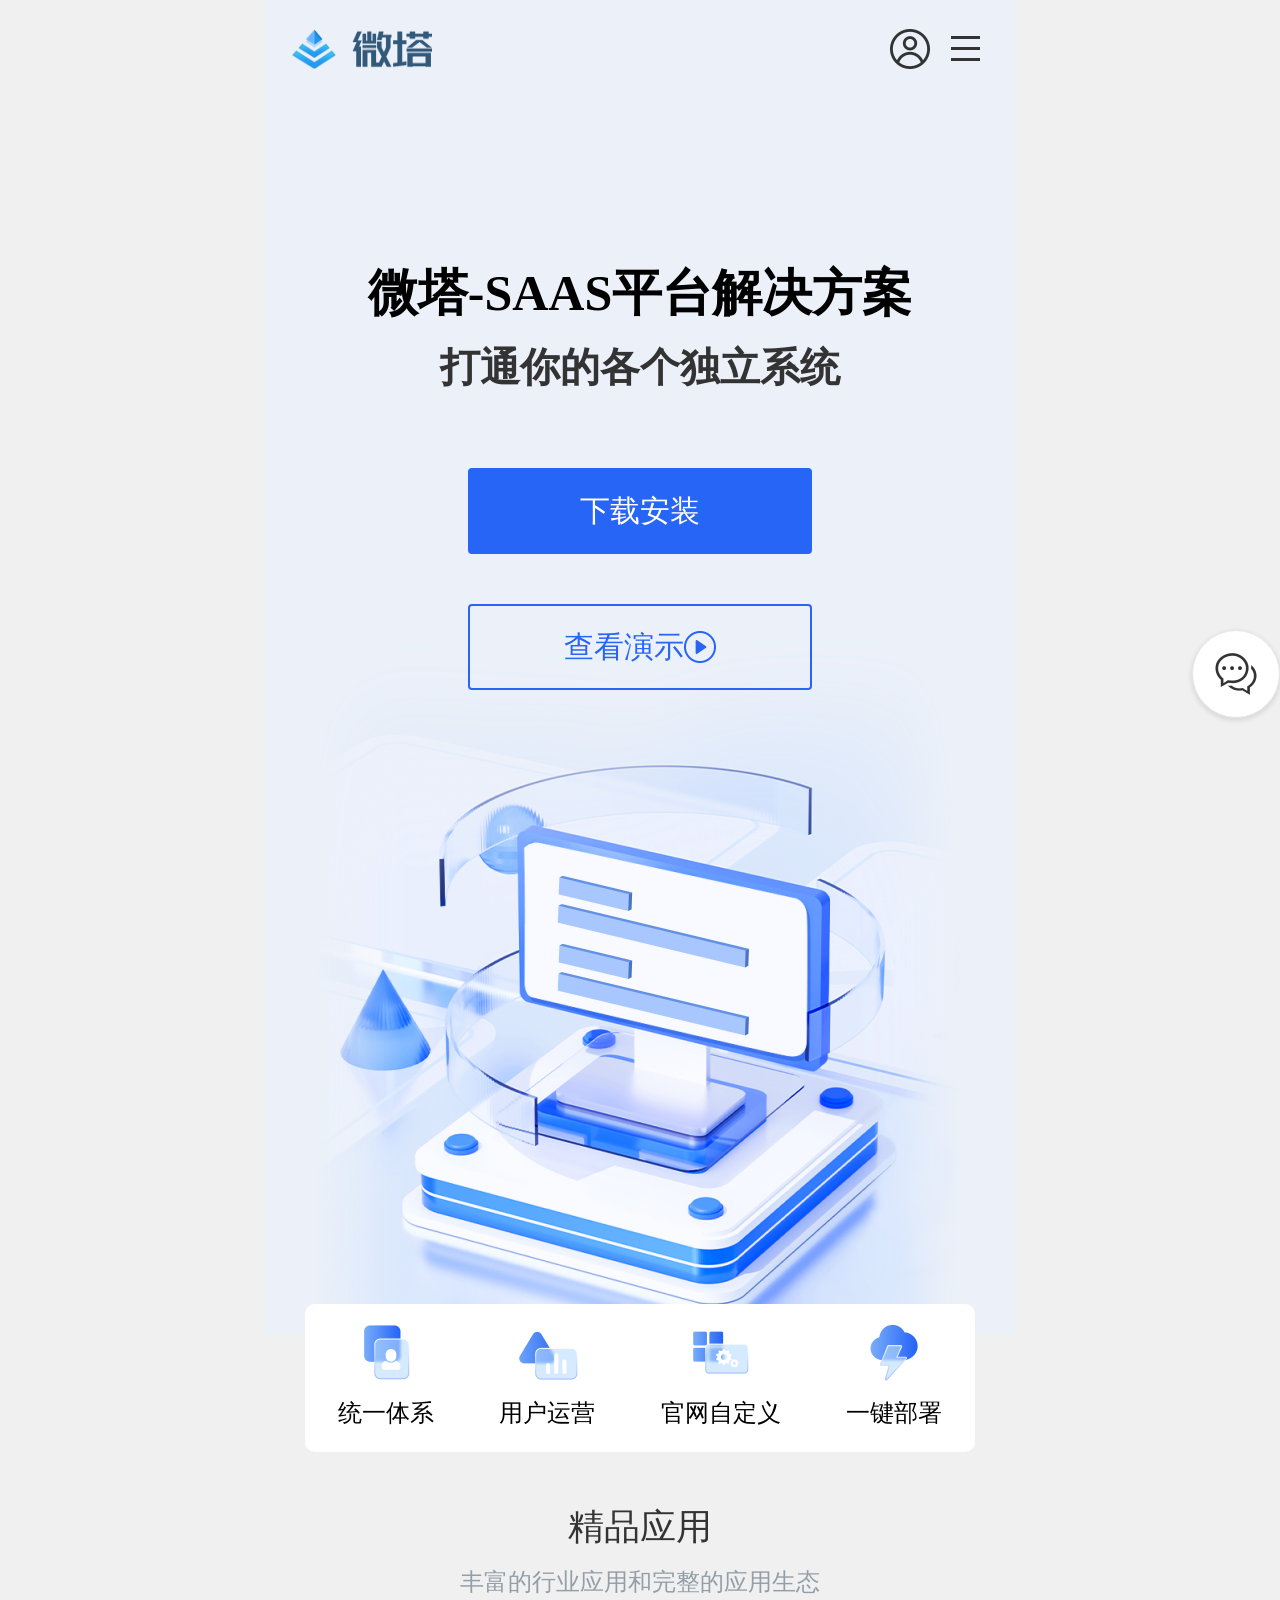
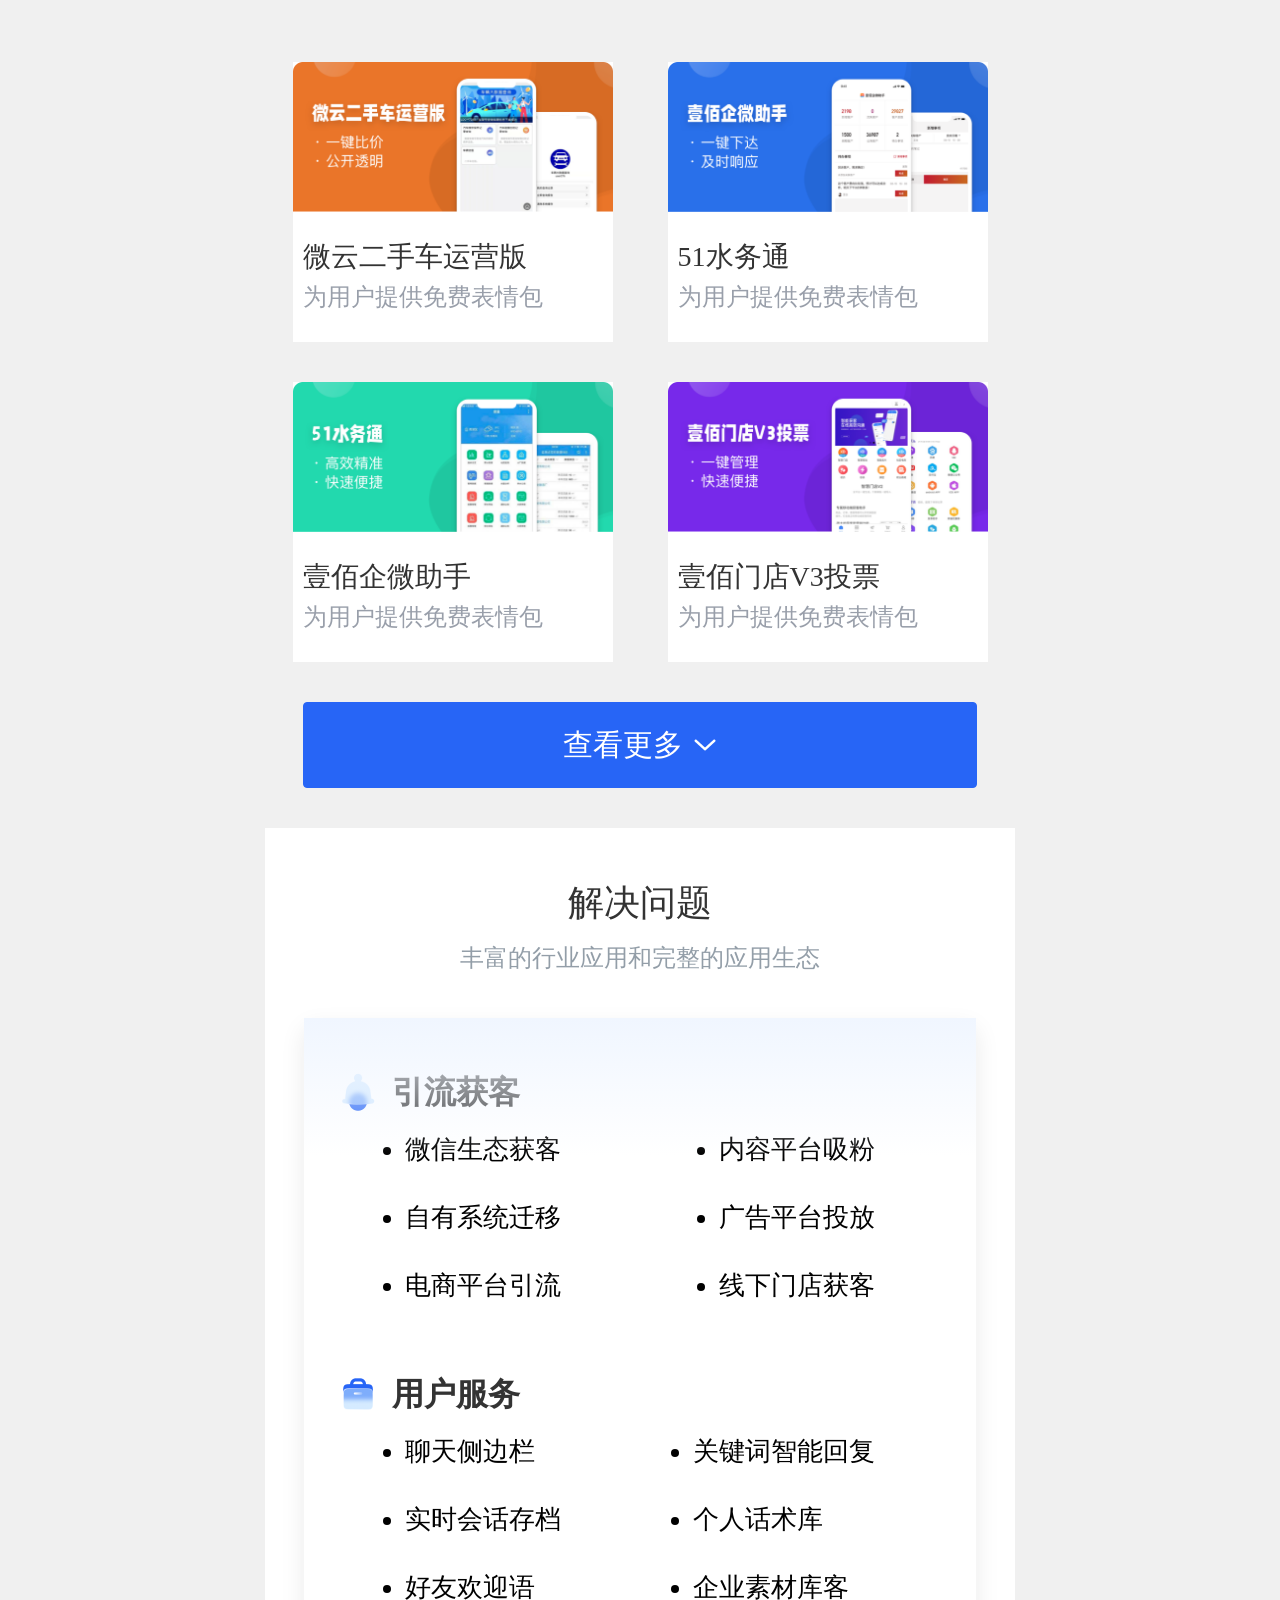
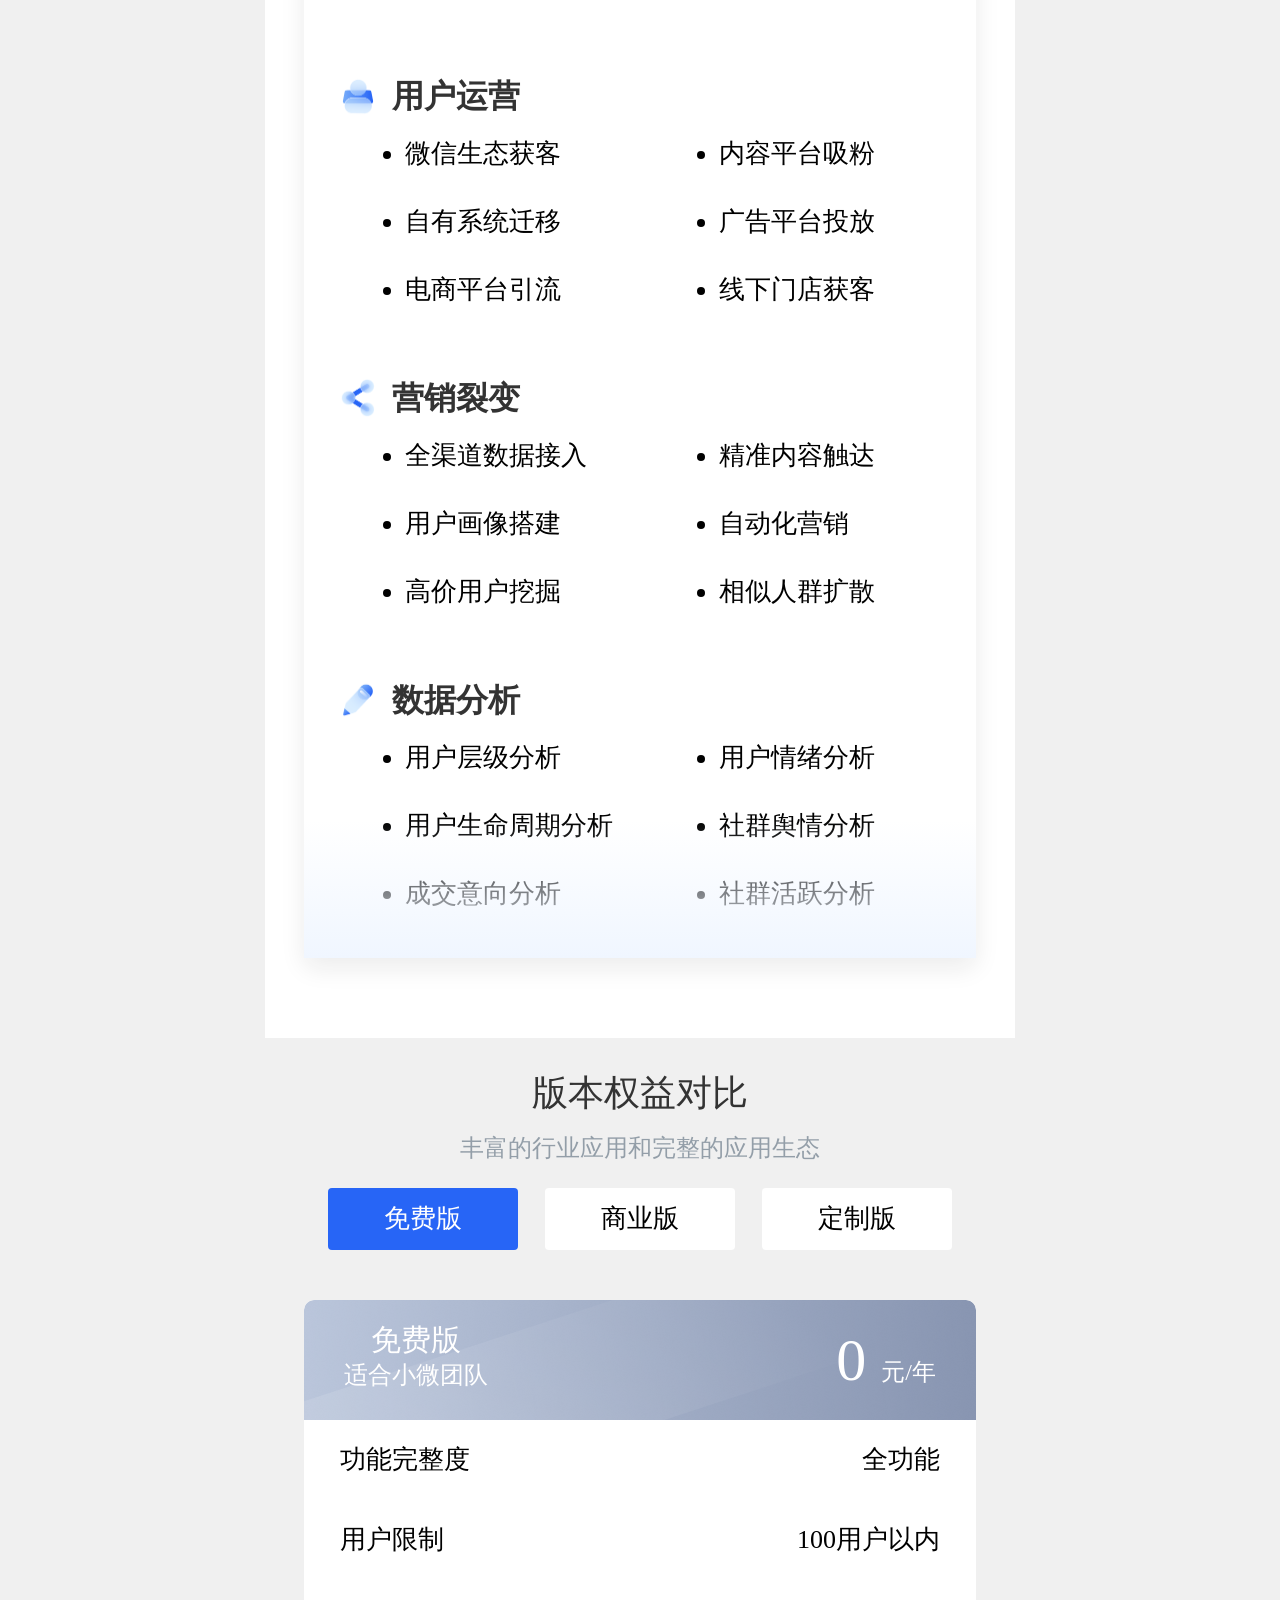
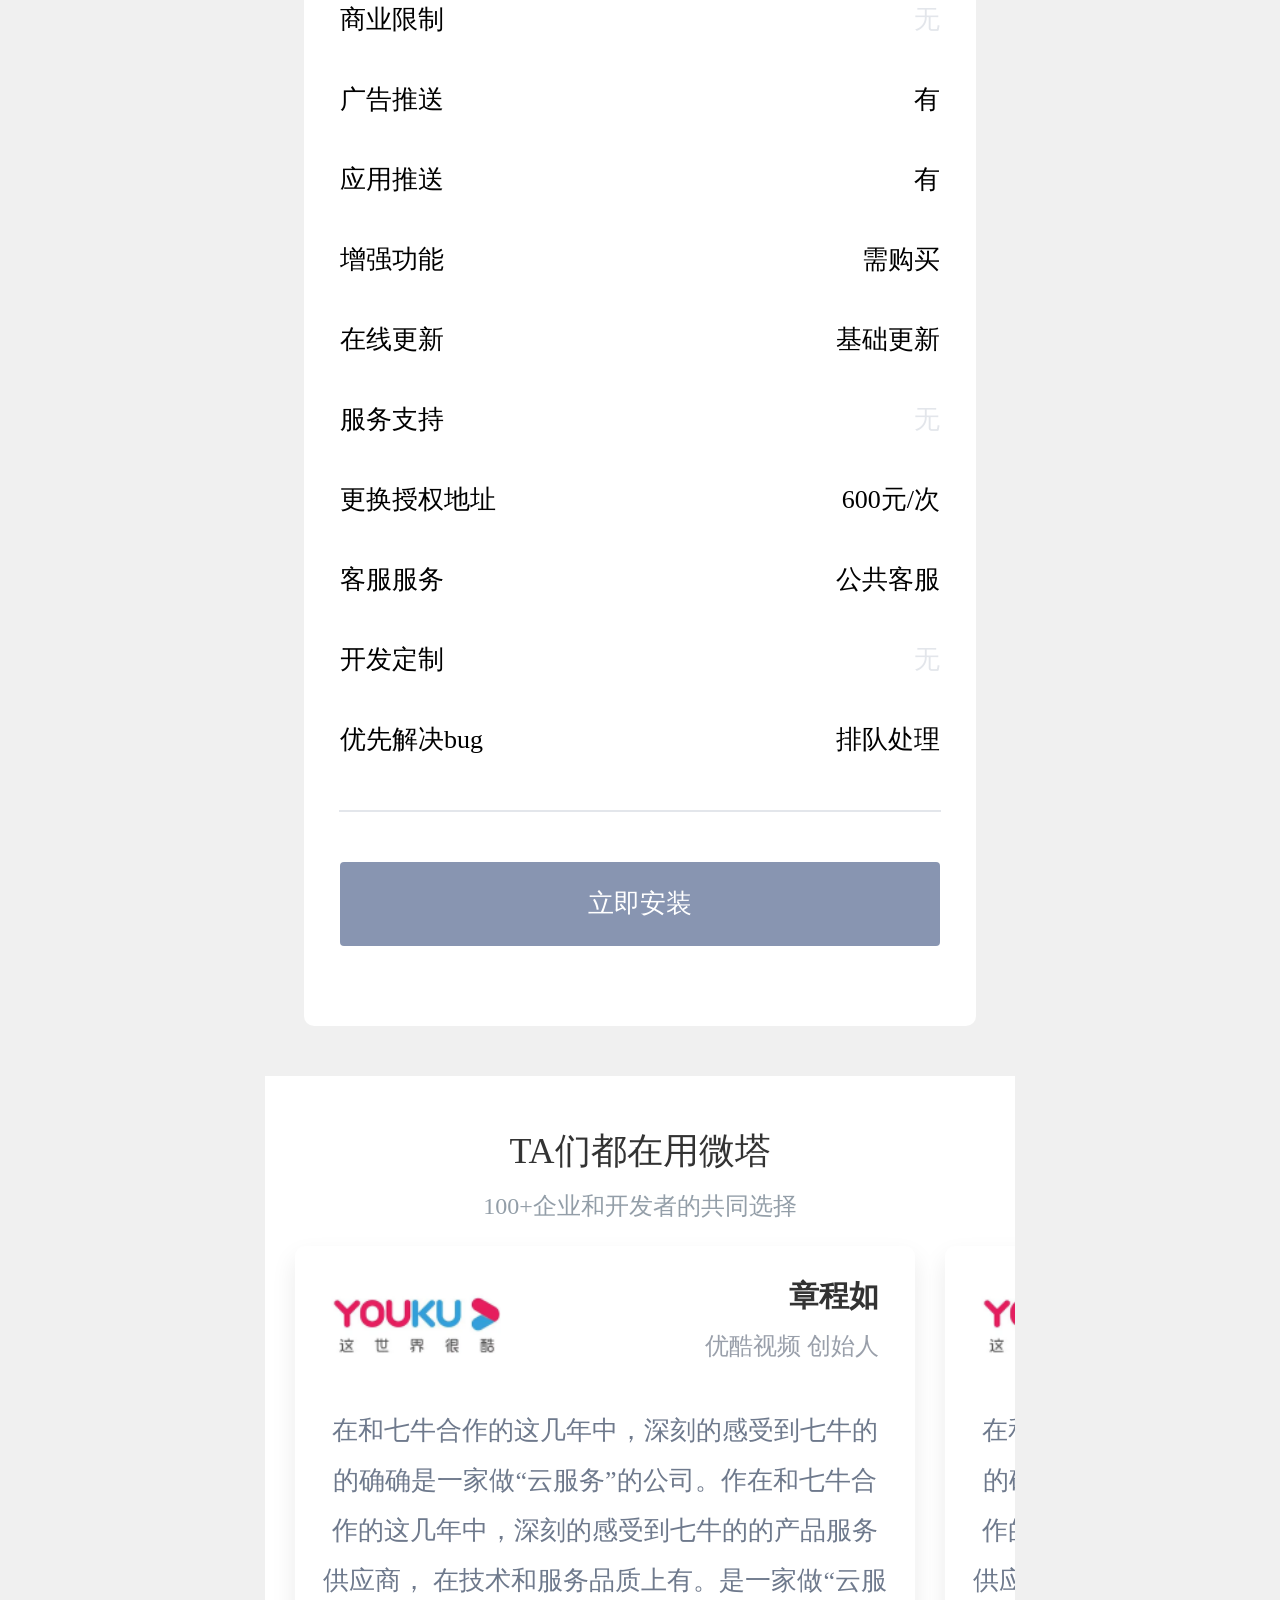
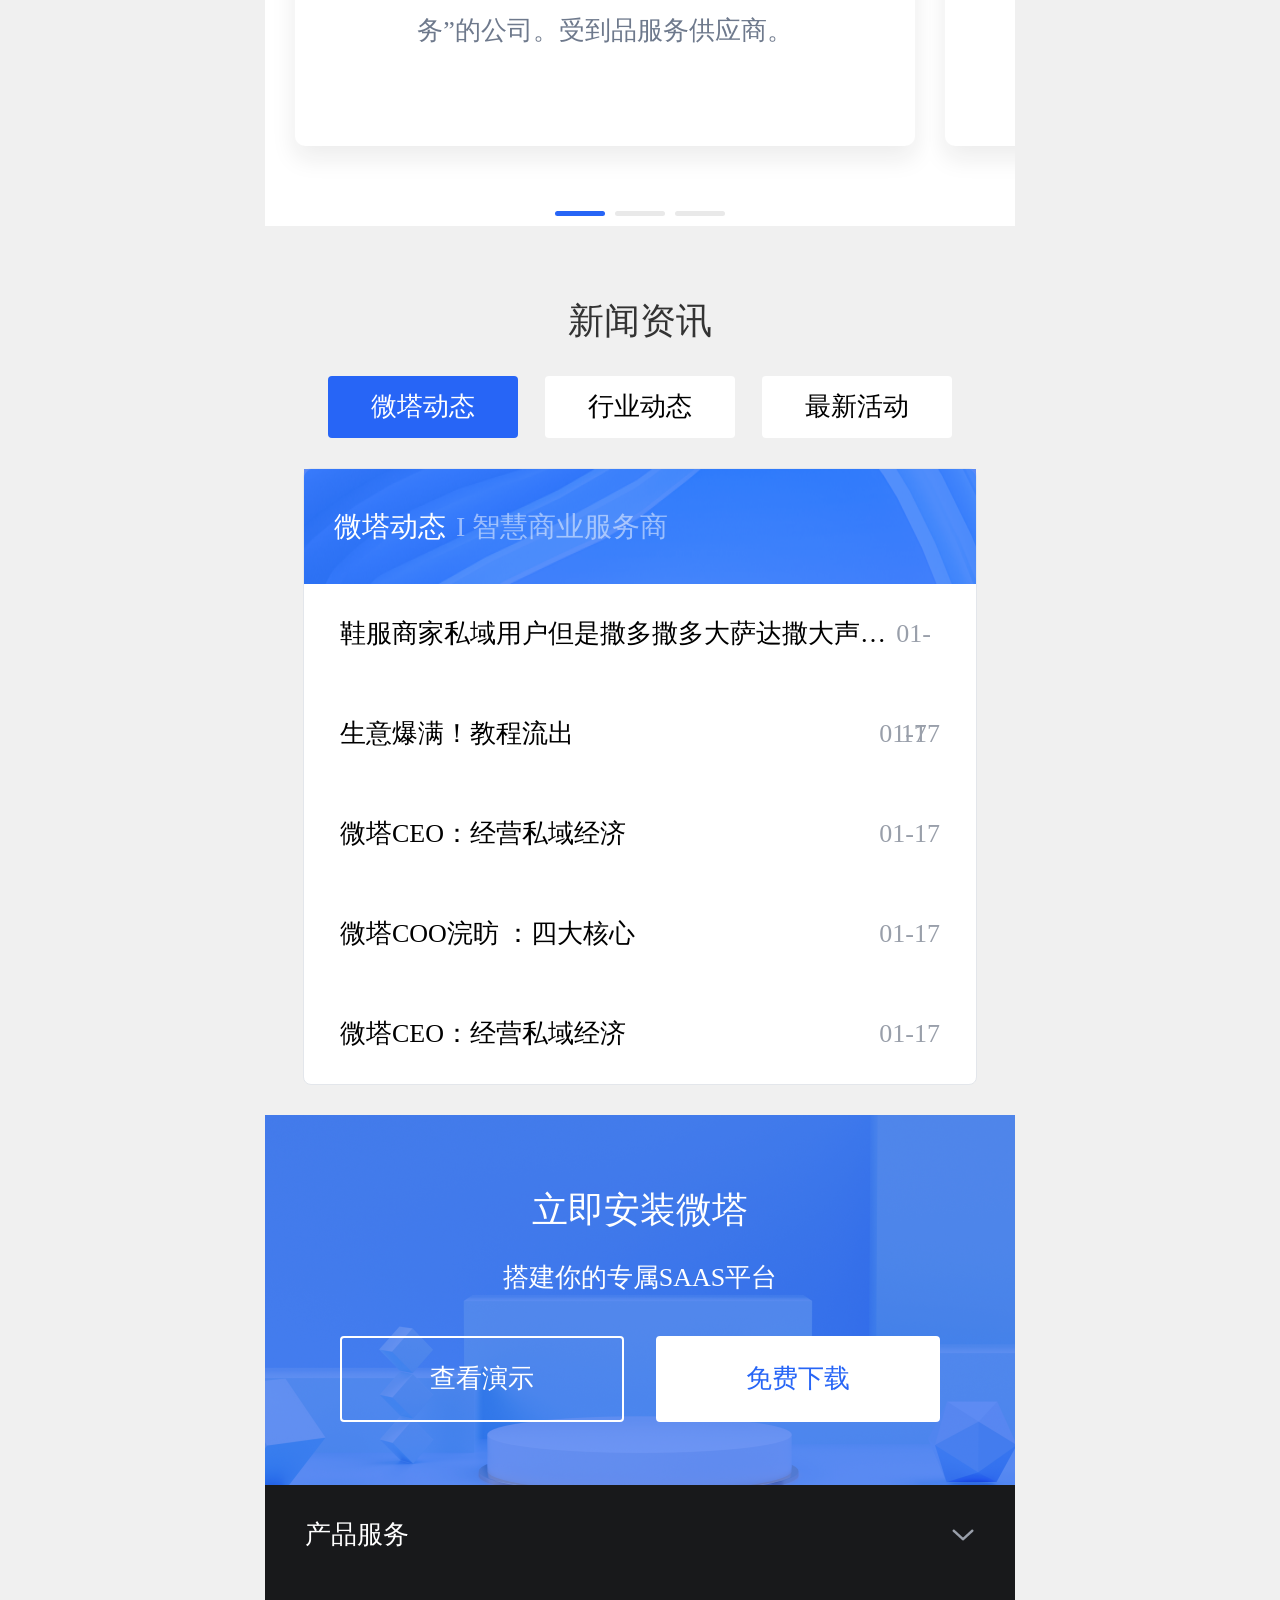
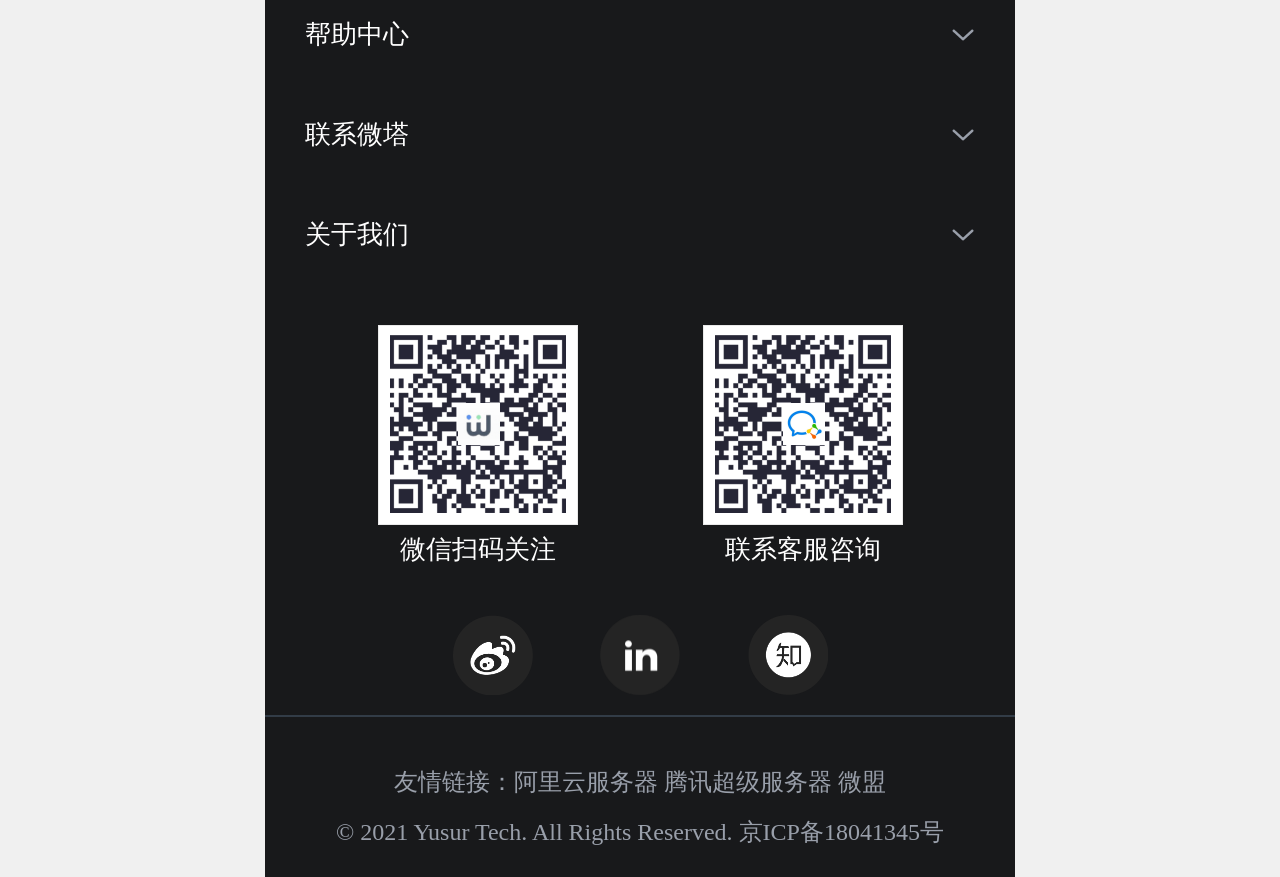
<file: index.html>
<html lang="zh-CN">

<head>
	<meta charset="utf-8">
	<meta name="description" content="" />
	<meta name="Keywords" content="" />
	<title id="title"></title>
	<link rel="stylesheet" href="css/reset.css">
	<link rel="stylesheet" href="css/flex.css">
	<link rel="stylesheet" href="./css/swiper.min.css" />
	<script src="./js/rem.min.js"></script>
	<!-- Swiper JS -->
	<script src="./js/swiper.min.js"></script>
	<script src="./js/jquery-3.6.0.min.js"></script>
	<script>
		new Rem({
			desinWidth: 750, //750这个值，根据设计师的psd宽度来修改，是多少就写多少，插件默认750 
			num: 100         //100这个值，是1rem = 100px的比例 默认100比1的 可修改自己的比例 计算
		});
		window.onload = () => {
			var swiper = new Swiper('.mySwiper', {
				pagination: '.swiper-pagination',
				slidesPerView: 'auto',
				paginationClickable: true,
				spaceBetween: 30
			});
			console.log($, '----------------  ----------------Tom');
		}
		function open_list() {
			$(".vta_listPopupWindow").toggle();
		}
		function changeIcon(mainNode, clickNode) {
			if (mainNode) {
				if (mainNode.attr("src").indexOf("down_black.png") >= 0) {
					mainNode.attr("src", "./img/up_blue.png");
					clickNode.addClass('list_item_active');
				} else {
					mainNode.attr("src", "./img/down_black.png");
					clickNode.removeClass('list_item_active');
				}
			}
		}
		// 弹出来点击事件
		$(function () {
			$('.list_item').click(function () {
				// 	// 清除所有效果
				// $(".list_child").hide()
				// $(".list_item img").attr("src", "./img/down_black.png");
				// $(".list_item").removeClass('list_item_active')
				$(this).next('div').slideToggle();
				// 更换图标添加类别
				changeIcon($(this).children('img'), $(this));
			});
		});
		// 底部
		$(function () {
			$('.atBottomThe_item').click(function () {
				var array = $(".atBottomThe_item") // 主元素
				var array_child = $(".atBottomThe_child")//子元素
				for (let index = 0; index < array.length; index++) {
					const element = array[index];
					if ($(this).attr('data-index') == index) {
						$(array_child[index]).show()
						$(element).find('img').attr("src", "./img/up_blue.png");
						$(element).addClass('list_item_active')
						// $(this).next('div').slideToggle();
						// changeIcon($(this).children('img'), $(this));
					} else {
						$(array_child[index]).hide()
						$(element).removeClass('list_item_active')
						$(element).find('img').attr("src", "./img/down_black.png");
					}
				}
			});
		});
		//新闻 tab切换事件
		$(function () {
			$('#newsInformation_tabs a').click(function (e) {
				e.preventDefault();
				$('#newsInformation_tabs li').removeClass("swich_btn_item_active");
				$("#newsInformation_content div").removeClass("newsInformation_show");
				$(this).parent().addClass("swich_btn_item_active");
				$('#' + $(this).attr('title')).addClass('newsInformation_show');
			})
		});
		//版本 tab切换事件
		$(function () {
			$('#version_tabs a').click(function (e) {
				e.preventDefault();
				$('#version_tabs li').removeClass("swich_btn_item_active");
				$("#version_content div").removeClass("version_show");
				$(this).parent().addClass("swich_btn_item_active");
				$('#' + $(this).attr('title')).addClass('version_show');
			})
		});
		// 客服弹窗
		$(function () {
			$('.vta_kefu ').click(function () {
				$('.vta_kefu_popup').show();
				$('.popup_addLayerMask').show();
			});
		});
		$(function () {
			$('.shutDownPopup ').click(function () {
				$('.vta_kefu_popup').hide();
				$('.popup_addLayerMask').hide();

			});
		});
	</script>
	<style>
		body {
			background: #f0f0f0;
		}

		a {
			text-decoration: none;
		}

		.white {
			color: white !important;
		}

		.app {
			width: 7.5rem;
			height: auto;
			overflow: hidden;
			margin: 0 auto;
			font-size: .26rem;
		}

		/* 列表弹窗 */
		.vta_listPopupWindow {
			position: fixed;
			top: 0;
			width: 7.5rem;
			background: #FFFFFF;
			font-size: .3rem;
			z-index: 999;
			display: none;
		}

		.listPopupWindow_buttonGroup {
			text-align: center;
			font-size: .3;
			font-family: PingFang SC-Medium, PingFang SC;
			font-weight: 500;
			color: #FFFFFF;
		}

		.listPopupWindow_buttonGroup div:nth-child(1) {
			margin-top: 5rem;
			width: 6.72rem;
			height: .84rem;
			line-height: .84rem;
			background: #2765F6;
			border-radius: 4px 4px 4px 4px;
			border: 2px solid #2765F6;
			opacity: 1;
		}

		.listPopupWindow_buttonGroup div:nth-child(2) {
			width: 6.72rem;
			height: .84rem;
			line-height: .84rem;
			border-radius: 4px 4px 4px 4px;
			opacity: 1;
			border: 2px solid #2765F6;
			color: #2765F6;
			margin: .4rem auto .6rem;
		}

		.list_item {
			padding: .3rem .4rem;

		}

		.list_child {
			color: #333333;
			display: none;
		}

		.list_child a {
			padding: .2rem .6rem;
			color: #333333;
			display: block;
		}

		.list_item img {
			width: .24rem;
			height: .24rem;
		}

		/* 页面1 2级标题 */
		.vta_columnTitle {
			font-size: .36rem;
			font-family: PingFang SC-Medium, PingFang SC;
			font-weight: 500;
			color: #333333;
			line-height: .3rem;

		}

		.vta_columnTitle_s {
			font-size: .24rem;
			font-family: PingFang SC-Medium, PingFang SC;
			font-weight: 500;
			color: #939EA8;
			line-height: .8rem;

		}

		.vta_top {
			width: 7.5rem;
			height: 13.34rem;
			background: url(./img/top_bootm.png) center bottom no-repeat, url(./img/vta_top_bg.png) top center no-repeat;
			background-size: contain;
			background-repeat: no-repeat;
			overflow: hidden;
		}

		.operation {
			padding: .27rem .27rem;
		}

		.top_logo {}

		.top_logo>img {
			width: 1.4rem;
			height: 0.4rem;
		}

		.top_right {
			width: 1rem;
		}

		.top_right>img {
			width: .44rem;
			height: .44rem;
		}

		.middle_box {
			text-align: center;
		}

		.slogan h1 {
			margin-top: 1.7rem;
			font-size: .5rem;
		}

		.slogan h2 {
			font-size: .4rem;
			color: #333333;
			line-height: 1rem;
		}

		.toView {
			width: 3.4rem;
			height: .82rem;
			line-height: .82rem;
			text-align: center;
			vertical-align: bottom;
			border-radius: 4px 4px 4px 4px;
			opacity: 1;
			font-size: .3rem;
			color: #2765F6;
			border: 2px solid #2765F6;
			margin-top: .5rem;
		}

		.toView img {
			width: .32rem;
			height: .32rem;
		}

		.download {
			margin-top: .5rem;
			width: 3.4rem;
			height: .82rem;
			line-height: .82rem;
			text-align: center;
			color: #FFFFFF;
			font-size: .3rem;
			border: 2px solid #2765F6;
			background: #2765F6;
			border-radius: 4px 4px 4px 4px;
			opacity: 1;
		}

		.top_btm img {
			width: 7.5rem;
			height: 5rem;
			margin-top: 1.2rem;
		}

		.vta_operation_btn {
			font-size: .24rem;
			width: 6.7rem;
			height: 1.48rem;
			background: #FFFFFF;
			border-radius: 10px 10px 10px 10px;
			opacity: 1;
			margin: -0.3rem auto 0;
		}

		.vta_operation_btn img {
			width: .7rem;
			height: .7rem;
		}

		.vta_operation_btn text {
			line-height: .5rem;
		}

		/* 精品应用 */
		.vta_boutiqueApplication_box {
			margin-top: .6rem;
			text-align: center;
		}

		.application_item {
			width: 3.2rem;
			height: 2.8rem;
			background: white;
			margin-top: .4rem;
		}

		.application_title {
			font-weight: 400;
			color: #333333;
			line-height: 0.5rem;
			margin-top: 0.2rem;
			font-size: .28rem;
			padding-left: .1rem;
			text-align: left;
		}

		.application_item p {
			font-weight: 400;
			color: #999FAA;
			line-height: .3rem;
			font-size: .24rem;
			padding-left: .1rem;
			text-align: left;
		}

		.application_item img {
			width: 3.2rem;
			height: 1.5rem;
		}

		.toViewMore {
			width: 6.72rem;
			height: .84rem;
			background: #2765F6;
			border-radius: 4px 4px 4px 4px;
			opacity: 1;
			border: 1px solid #2765F6;
			font-size: .3rem;
			font-weight: 500;
			color: #FFFFFF;
			line-height: .42rem;
			margin: .4rem auto;
		}

		.toViewMore img {
			width: .24rem;
			height: .24rem;
			margin-left: .1rem;
		}

		.vta_industryProblems_box {
			width: 7.50rem;
			background: #FFFFFF;
			text-align: center;
			padding-top: .6rem;
			padding-bottom: .6rem;
			position: relative;
		}

		.vta_industryProblems_temp {
			width: 6.72rem;
			height: 1.38rem;
			background: linear-gradient(180deg, #F0F6FF 0%, rgba(255, 255, 255, 0) 100%);
			border-radius: 0px 0px 0px 0px;
			opacity: 1;
			position: absolute;
		}

		.vta_industryProblems_temp_bot {
			width: 6.72rem;
			height: 1.38rem;
			background: linear-gradient(0, #F0F6FF 0%, rgba(255, 255, 255, 0) 100%);
			border-radius: 0px 0px 0px 0px;
			bottom: 0;
			opacity: 1;
			position: absolute;
		}

		.industryProblems_content {
			width: 6.72rem;
			margin: .2rem auto;
			background: #FFFFFF;
			box-shadow: 0px 10px 24px 1px rgba(24, 23, 23, 0.08);
			border-radius: 10px;
			opacity: 1;
			padding-bottom: 0.3rem;
			position: relative;
		}

		.industryProblems_item {
			overflow: auto;
			position: relative;
		}

		.industryProblems_title {
			font-size: .32rem;
			font-family: Microsoft YaHei-Semibold, Microsoft YaHei;
			font-weight: 600;
			color: #333333;
			line-height: .3rem;
			margin-left: .3rem;
			margin-top: .5rem;
		}

		.industryProblems_title img {
			width: .48rem;
			height: .48rem;
			margin-right: 0.1rem;
		}

		.industryProblems_tips_list {
			width: 70%;
			margin: auto;
		}

		.industryProblems_tips_list li {
			font-size: .26rem;
			line-height: .68rem;
			list-style: unset;
			text-align: left;
		}

		/* <!-- 版本对比 --> */
		.vta_versionTheRightsInterestsContrast_box {
			text-align: center;
			padding-top: .4rem;
			width: 7.5rem;
		}

		.switch_btn {
			padding: 0 .5rem;
		}

		.switch_btn a {
			color: inherit;
		}

		.swich_btn_item {
			width: 1.90rem;
			height: .62rem;
			border-radius: 4px 4px 4px 4px;
			opacity: 1;
			background: #FFFFFF;
			text-align: center;
			line-height: .62rem;
		}

		.swich_btn_item_active {
			color: white;
			background: #2765F6;
		}

		.versionTheRightsInterestsContrast_content {
			width: 6.72rem;
			margin: 0.5rem auto;
			background: #FFFFFF;
			padding-bottom: 0.3rem;
			border-radius: 10px;
			overflow: hidden;
			display: none;
		}

		.version_show {
			display: block;
		}

		.version_color_no {
			color: #E3E6EB;
		}

		.versionTheRightsInterestsContrast_top {
			color: white;
			width: 6.72rem;
			height: 1.20rem;
			opacity: 1;
		}

		.version_bg1 {
			background: url(./img/version_top1.png);
		}

		.version_bg2 {
			background: url(./img/version_top2.png);
		}

		.version_bg3 {
			background: url(./img/version_top3.png);
		}

		.vrc_tip text:nth-child(1) {
			font-size: .3rem;
			margin-left: .4rem;

		}

		.vrc_tip text:nth-child(2) {
			line-height: .4rem;
			font-size: .24rem;
			margin-left: .4rem;

		}

		.vrc_price {
			font-size: .24rem;
			margin-right: .4rem;

		}

		.vrc_price text {
			font-size: .6rem;
		}

		.vTRIContrast_item {
			line-height: .8rem;
			padding: 0 .36rem;
		}

		.vTRIContrast_hr {
			margin: .3rem auto;
			width: 6rem;
			height: 0;
			opacity: 1;
			border: 1px solid #E3E6EB;
		}

		.installThe {
			margin: .5rem auto;
			text-align: center;
			color: white;
			line-height: .84rem;
			width: 6rem;
			height: .84rem;
			background: #8895B1;
			border-radius: 4px 4px 4px 4px;
			opacity: 1;
		}

		.installThe_v1 {
			color: white;
			background: #8895B1;
		}

		.installThe_v2 {
			color: #FFFFFF;
			background: #2765F6;
		}

		.installThe_v3 {
			color: white;
			background: #F2B643;
		}

		/* 案例 */
		.vta_case_box {
			width: 7.50rem;
			background: #FFFFFF;
			text-align: center;
			padding-top: .6rem;
			padding-bottom: .6rem;
			position: relative;

		}

		.case_right div:nth-child(1) {
			font-size: .3rem;
			text-align: right;
			line-height: .4rem;
			color: #333333;
			font-weight: 600;
		}

		.case_right div:nth-child(2) {
			font-size: .24rem;
			line-height: .6rem;
			color: #999FAA;
			font-weight: 400;
		}

		.case_introduce {
			font-size: .26rem;
			font-family: PingFang SC-Regular, PingFang SC;
			font-weight: 400;
			color: #6E798C;
			line-height: .50rem;
			padding: 0 .26rem;
		}

		.swiper-pagination-bullet {
			width: 0.5rem;
			height: 5px;
			border-radius: 11rem;
			opacity: 1;
			background: #E9E9E9;
		}

		.swiper-pagination-bullet-active {
			background: #2765F6;
		}

		.swiper {
			width: 7rem;
			height: 5.2rem;
			margin-left: .3rem;
		}

		.case_top {
			margin: .3rem .36rem;

		}

		.swiper-slide {
			text-align: center;
			font-size: 18px;
			background: #fff;
		}

		.swiper-slide img {
			display: block;
			width: 1.7rem;
			object-fit: cover;
		}

		.swiper-slide {
			width: 6.20rem;
			height: 5rem;
			background: #FFFFFF;
			box-shadow: 0px 12px 24px 1px rgba(24, 23, 23, 0.08);
			border-radius: 10px 10px 10px 10px;
			opacity: 1;
		}

		/* 
		.swiper-slide:nth-child(2n) {
			width: 60%;
		}

		.swiper-slide:nth-child(3n) {
			width: 40%;
		} */

		/* 新闻资讯 */
		.vta_newsInformation_box {
			margin-top: 0.6rem;
			text-align: center;
		}

		.newsInformation_cotent {
			display: none;
			width: 6.72rem;
			margin: .3rem auto;
			background: #FFFFFF;
			border-radius: 8px 8px 8px 8px;
			opacity: 1;
			border: 1px solid #E3E6EB;
		}

		.newsTitle {
			margin: 0.8rem auto 0.4rem;
		}

		.newsInformation_top {
			text-align: left;
			line-height: 1.15rem;
			height: 1.15rem;
			color: #FFFFFF;
			font-size: .28rem;
			font-weight: 500;
			opacity: 1;
			padding-left: .3rem;
		}

		.newsInformation_top text {
			padding: 0 .1rem;
		}

		.newsInformation_top_bg1 {
			background: url(./img/newsInformation1.png) rgba(30, 96, 250, 0.7);
			background-size: 100% 100%;
		}

		.newsInformation_top_bg2 {
			background: url(./img/newsInformation2.png) rgba(30, 96, 250, 0.7);
			background-size: 100% 100%;
		}

		.newsInformation_top_bg3 {
			background: url(./img/newsInformation3.png) rgba(30, 96, 250, 0.7);
			background-size: 100% 100%;
		}

		.newsInformation_top text {
			font-weight: 400;
			color: rgba(255, 255, 255, 0.5);
		}

		.newsInformation_item {
			line-height: 1rem;
			height: 1rem;
			padding: 0 0.36rem;
		}

		.newsInformation_item text {
			color: #999FAA
		}

		.newsInformation_show {
			display: block;
		}

		/* 立即安装 */
		.vta_installNow_box {
			text-align: center;
			width: 7.5rem;
			color: white;
		}

		.vta_installNow_top {
			background: url(./img/vta_installNow.png) rgba(30, 96, 250, 0.7) no-repeat;
			background-size: 100% 100%;
			height: 3.7rem;
			overflow: auto;
		}

		.installNow_group_btn {
			width: 80%;
			margin: .45rem auto;
		}

		.viewDemo_btn {
			width: 2.8rem;
			height: .82rem;
			line-height: .82rem;
			border-radius: 4px 4px 4px 4px;
			opacity: 1;
			color: white;
			border: 2px solid #FFFFFF;
		}

		.asFreeDownload_btn {
			width: 2.8rem;
			height: .82rem;
			line-height: .82rem;
			background: #FFFFFF;
			border: 2px solid #FFFFFF;
			border-radius: 4px 4px 4px 4px;
			opacity: 1;
			color: #2765F6;
		}

		.vta_atBottomThe {
			width: 7.50rem;
			background: #18191B;
			border-radius: 0px 0px 0px 0px;
			opacity: 1;
		}

		.atBottomThe_item {
			height: 1rem;
			line-height: 1rem;
			color: white;
			padding: 0 .4rem;
		}

		.atBottomThe_item img {
			width: .24rem;
			height: .24rem;
		}

		.atBottomThe_child {
			display: none;
		}

		.atBottomThe_child a {
			padding: .2rem .6rem;
			color: #999FAA;
			display: block;
		}

		.qrCode_box {
			width: 70%;
			margin: .4rem auto;
			color: white;
			line-height: .5rem;
		}

		.qrCode_box img {
			width: 2rem;
			height: 2rem;
		}

		.partners {
			width: 50%;
			margin: 0 auto;
		}

		.partners img {
			width: .8rem;
			height: .8rem;
		}

		.partners_hr {
			width: 7.50rem;
			height: 0px;
			opacity: 1;
			border: 1px solid #323C47;
			margin: .2rem auto;
		}

		.copyright {
			text-align: center;
			color: #999FAA;
			line-height: .5rem;
			font-size: .24rem;
			padding: .2rem 0;
		}

		.vta_kefu {
			position: fixed;
			top: 70%;
			right: 0;
			width: .86rem;
			height: .86rem;
			background: #FFFFFF;
			box-shadow: 0px 2px 4px 1px rgba(60, 60, 60, 0.12);
			border-radius: 50%;
			opacity: 1;
			border: 1px solid #E3E6EB;
		}

		.vta_kefu img {
			width: .44rem;
			height: .44rem;
		}

		.vta_kefu_popup {
			display: none;
			position: fixed;
			text-align: center;
			top: 50%;
			left: 50%;
			transform: translate(-50%, -50%);
			width: 5rem;
			height: 8rem;
			background: #FFFFFF;
			box-shadow: 0px 8px 11px 1px rgba(60, 60, 60, 0.16);
			opacity: 1;
			z-index: 99999;
		}

		.vta_kefu_popup .author_img {
			width: 1.36rem;
			height: 1.36rem;
			position: absolute;
			top: .8rem;
			left: 50%;
			transform: translateX(-50%);
		}

		.author_img img {
			width: 100%;
			height: 100%;
		}

		.kefu_top {
			width: 5rem;
			height: 1.63rem;
			background: #2765F6;
			opacity: 1;
		}

		.contact_qq {
			margin-top: .8rem;
			color: #333333;
			line-height: .5rem;
		}

		.contact_qq img {
			width: .38rem;
			height: .38rem;
		}

		.qrCodeBywx {
			margin-top: .4rem;
		}

		.qrCodeBywx img {
			width: 2rem;
			height: 2rem;

		}

		.qrCodeBywx p {
			font-size: .26rem;
			font-family: PingFang SC-Regular, PingFang SC;
			font-weight: 400;
			color: #5C5C5C;
			line-height: .8rem;
		}

		.kefu_popup_tips {
			text-align: left;
			font-size: .24rem;
			font-family: PingFang SC-Regular, PingFang SC;
			font-weight: 400;
			color: #939EA8;
			line-height: .5rem;
			padding-left: .5rem;
		}

		.list_item_active {
			color: #2765F6;
		}

		.shutDownPopup {
			position: absolute;
			width: .88rem;
			height: .88rem;
			bottom: -1.2rem;
			left: 50%;
			transform: translateX(-50%);
		}

		.shutDownPopup img {
			width: 100%;
			height: 100%;
		}

		/* 蒙层 */
		.popup_addLayerMask {
			display: none;
			position: fixed;
			top: 0;
			width: 750px;
			height: 100%;
			background: rgba(0, 0, 0, 0.7);
			border-radius: 0px 0px 0px 0px;
			opacity: 1;
		}
	</style>
</head>

<body>
	<div class="app">
		<div class="vta_top">
			<div class="operation flex flex-between flex-middle">
				<div class="top_logo">
					<img src="./img/vta_logo.png" alt="">
				</div>
				<div class="top_right flex flex-between flex-middle">
					<img src="./img/user_btn.png" alt="">
					<img src="./img/operation_btn.png" alt="" onclick="open_list()">
				</div>
			</div>
			<div class="middle_box flex flex-column flex-middle">
				<div class="slogan">
					<h1>微塔-SAAS平台解决方案</h1>
					<h2>打通你的各个独立系统</h2>
				</div>
				<div class="download">
					下载安装
				</div>
				<div class="toView flex flex flex-middle flex-center">
					<text>查看演示</text>
					<img src="./img/demo_play.png" alt="">
				</div>
				<div class="top_btm">

				</div>
			</div>
		</div>
		<!-- 列表弹窗 -->
		<div class="vta_listPopupWindow">
			<div class="operation flex flex-between flex-middle">
				<div class="top_logo">
					<img src="./img/vta_logo.png" alt="">
				</div>
				<div class="top_right flex flex-between flex-middle">
					<img src="./img/user_btn.png" alt="">
					<img src="./img/vta_close.png" alt="" onclick="open_list()">
				</div>
			</div>
			<div class="list_item flex flex-between">
				<span>支持应用</span>
				<img src="./img/down_black.png" alt="">
			</div>
			<!-- 子节点 -->
			<div class="list_child flex flex-column">
				<a href="#"> 企业介绍</a>
				<a href="#"> 联系我们</a>
				<a href="#"> 微塔研究院</a>
			</div>
			<div class="list_item flex flex-between">
				<div>解决方案</div>
				<img src="./img/down_black.png" alt="">
			</div>
			<!-- 子节点 -->
			<div class="list_child flex flex-column">
				<a href="#"> 企业介绍</a>
				<a href="#"> 联系我们</a>
				<a href="#"> 微塔研究院</a>
			</div>
			<div class="list_item flex flex-between">
				<div>版本权益</div>
				<img src="./img/down_black.png" alt="">
			</div>
			<!-- 子节点 -->
			<div class="list_child flex flex-column">
				<a href="#"> 企业介绍</a>
				<a href="#"> 联系我们</a>
				<a href="#"> 微塔研究院</a>
			</div>
			<div class="list_item flex flex-between">
				<span>客户案例</span>
				<img src=" ./img/down_black.png" alt="">
			</div>
			<!-- 子节点 -->
			<div class="list_child flex flex-column">
				<a href="#"> 企业介绍</a>
				<a href="#"> 联系我们</a>
				<a href="#"> 微塔研究院</a>
			</div>
			<div class="list_item flex flex-between">
				<span>关于微塔</span>
				<img src=" ./img/down_black.png" alt="">
			</div>
			<!-- 子节点 -->
			<div class="list_child flex flex-column">
				<a href="#"> 企业介绍</a>
				<a href="#"> 联系我们</a>
				<a href="#"> 微塔研究院</a>
			</div>
			<!-- 操作按钮 -->
			<div class="listPopupWindow_buttonGroup flex flex-column flex-middle">
				<div>登录</div>
				<div>注册</div>
			</div>
		</div>
		<!-- 操作栏按钮 -->
		<div class="vta_operation_btn flex flex-around">
			<div class="operation_item flex flex-column flex-center flex-middle">
				<img src="./img/system.png" alt="">
				<text>统一体系</text>
			</div>
			<div class="operation_item flex flex-column flex-center flex-middle">
				<img src="./img/operat.png" alt="">
				<text>用户运营</text>
			</div>
			<div class="operation_item flex flex-column flex-center flex-middle">
				<img src="./img/custom.png" alt="">
				<text>官网自定义</text>
			</div>
			<div class="operation_item flex flex-column flex-center flex-middle">
				<img src="./img/deploymentOf.png" alt="">
				<text>一键部署</text>
			</div>
		</div>
		<!-- 精品应用 -->
		<div class="vta_boutiqueApplication_box">
			<p class="vta_columnTitle">精品应用</p>
			<text class="vta_columnTitle_s">丰富的行业应用和完整的应用生态</text>
			<div class="application_content flex flex-wrap flex-around">
				<div class="application_item">
					<img src="./img/operatingSystem.png" alt="">
					<div class="application_title">微云二手车运营版</div>
					<p>为用户提供免费表情包</p>
				</div>
				<div class="application_item">
					<img src="./img/microAssistant.png" alt="">
					<div class="application_title">51水务通</div>
					<p>为用户提供免费表情包</p>
				</div>
				<div class="application_item">
					<img src="./img/waterFlux.png" alt="">
					<div class="application_title">壹佰企微助手</div>
					<p>为用户提供免费表情包</p>
				</div>
				<div class="application_item">
					<img src="./img/vote.png" alt="">
					<div class="application_title">壹佰门店V3投票</div>
					<p>为用户提供免费表情包</p>
				</div>
			</div>
			<div class="toViewMore flex flex-middle flex-center">
				<text>查看更多</text>
				<img src="./img/down_white.png" alt="">
			</div>
		</div>
		<!-- 解决问题 -->
		<div class="vta_industryProblems_box">
			<p class="vta_columnTitle">解决问题</p>
			<text class="vta_columnTitle_s">丰富的行业应用和完整的应用生态</text>
			<div class="industryProblems_content">
				<div class="industryProblems_item">
					<div class="vta_industryProblems_temp"></div>
					<div class="industryProblems_title flex flex-middle">
						<img src="./img/problem1.png" alt="">
						<div>引流获客</div>
					</div>
					<div class="industryProblems_tips_list flex flex-between">
						<ul>
							<li>微信生态获客</li>
							<li>自有系统迁移</li>
							<li>电商平台引流</li>
						</ul>
						<ul>
							<li>内容平台吸粉</li>
							<li>广告平台投放</li>
							<li>线下门店获客</li>
						</ul>
					</div>
				</div>
				<div class="industryProblems_item">
					<div class="industryProblems_title flex flex-middle">
						<img src="./img/customerService.png" alt="">
						<div>用户服务</div>
					</div>
					<div class="industryProblems_tips_list flex flex-between">
						<ul>
							<li>聊天侧边栏</li>
							<li>实时会话存档</li>
							<li>好友欢迎语</li>
						</ul>
						<ul>
							<li>关键词智能回复</li>
							<li>个人话术库</li>
							<li>企业素材库客</li>
						</ul>
					</div>
				</div>
				<div class="industryProblems_item">
					<div class="industryProblems_title flex flex-middle">
						<img src="./img/problem3.png" alt="">
						<div>用户运营</div>
					</div>
					<div class="industryProblems_tips_list flex flex-between">
						<ul>
							<li>微信生态获客</li>
							<li>自有系统迁移</li>
							<li>电商平台引流</li>
						</ul>
						<ul>
							<li>内容平台吸粉</li>
							<li>广告平台投放</li>
							<li>线下门店获客</li>
						</ul>
					</div>
				</div>
				<div class="industryProblems_item">
					<div class="industryProblems_title flex flex-middle">
						<img src="./img/problem4.png" alt="">
						<div>营销裂变</div>
					</div>
					<div class="industryProblems_tips_list flex flex-between">
						<ul>
							<li>全渠道数据接入</li>
							<li>用户画像搭建</li>
							<li>高价用户挖掘</li>
						</ul>
						<ul>
							<li>精准内容触达</li>
							<li>自动化营销</li>
							<li>相似人群扩散</li>
						</ul>
					</div>
				</div>
				<div class="industryProblems_item">
					<div class="industryProblems_title flex flex-middle">
						<img src="./img/problem5.png" alt="">
						<div>数据分析</div>
					</div>
					<div class="industryProblems_tips_list flex flex-between">

						<ul>
							<li>用户层级分析</li>
							<li>用户生命周期分析</li>
							<li>成交意向分析</li>
						</ul>
						<ul>
							<li>用户情绪分析</li>
							<li>社群舆情分析</li>
							<li>社群活跃分析</li>
						</ul>
					</div>
				</div>
				<div class="vta_industryProblems_temp_bot"></div>

			</div>
		</div>
		<!-- 版本对比 -->
		<div class="vta_versionTheRightsInterestsContrast_box">
			<p class="vta_columnTitle">版本权益对比</p>
			<text class="vta_columnTitle_s">丰富的行业应用和完整的应用生态</text>
			<ul class="switch_btn flex flex-around" id="version_tabs">
				<li class="swich_btn_item swich_btn_item_active">
					<a href="#" title="version_tab1">免费版</a>
				</li>
				<li class="swich_btn_item">
					<a href="#" title="version_tab2">商业版</a>
				</li>
				<li class="swich_btn_item">
					<a href="#" title="version_tab3">定制版</a>
				</li>
			</ul>
			<div id="version_content">

				<div class="versionTheRightsInterestsContrast_content version_show" id="version_tab1">
					<div class="versionTheRightsInterestsContrast_top version_bg1 flex flex-between flex-middle">
						<div class="vrc_tip flex flex-column">
							<text selectable="false" space="false" decode="false">
								免费版
							</text>
							<text selectable="false" space="false" decode="false">
								适合小微团队
							</text>
						</div>
						<div class="vrc_price">
							<text selectable="false" space="false" decode="false">
								0
							</text>
							元/年
						</div>
					</div>
					<div class="vTRIContrast_item flex flex-between">
						<div>功能完整度</div>
						<text selectable="false" space="false" decode="false">
							全功能
						</text>
					</div>
					<div class="vTRIContrast_item flex flex-between">
						<div>用户限制</div>
						<text selectable="false" space="false" decode="false">
							100用户以内
						</text>
					</div>
					<div class="vTRIContrast_item flex flex-between">
						<div>商业限制</div>
						<text class="version_color_no" selectable="false" space="false" decode="false">
							无
						</text>
					</div>
					<div class="vTRIContrast_item flex flex-between">
						<div>广告推送</div>
						<text selectable="false" space="false" decode="false">
							有
						</text>
					</div>
					<div class="vTRIContrast_item flex flex-between">
						<div>应用推送</div>
						<text selectable="false" space="false" decode="false">
							有
						</text>
					</div>
					<div class="vTRIContrast_item flex flex-between">
						<div>增强功能</div>
						<text selectable="false" space="false" decode="false">
							需购买
						</text>
					</div>
					<div class="vTRIContrast_item flex flex-between">
						<div>在线更新</div>
						<text selectable="false" space="false" decode="false">
							基础更新
						</text>
					</div>
					<div class="vTRIContrast_item flex flex-between">
						<div>服务支持</div>
						<text class="version_color_no" selectable="false" space="false" decode="false">
							无
						</text>
					</div>
					<div class="vTRIContrast_item flex flex-between">
						<div>更换授权地址</div>
						<text selectable="false" space="false" decode="false">
							600元/次
						</text>
					</div>
					<div class="vTRIContrast_item flex flex-between">
						<div>客服服务</div>
						<text selectable="false" space="false" decode="false">
							公共客服
						</text>
					</div>
					<div class="vTRIContrast_item flex flex-between">
						<div>开发定制</div>
						<text class="version_color_no" selectable="false" space="false" decode="false">
							无
						</text>
					</div>
					<div class="vTRIContrast_item flex flex-between">
						<div>优先解决bug</div>
						<text selectable="false" space="false" decode="false">
							排队处理
						</text>
					</div>
					<div class="vTRIContrast_hr"></div>
					<div class="installThe installThe_v1">
						立即安装
					</div>
				</div>
				<div class="versionTheRightsInterestsContrast_content" id="version_tab2">
					<div class="versionTheRightsInterestsContrast_top version_bg2 flex flex-between flex-middle">
						<div class="vrc_tip flex flex-column">
							<text selectable="false" space="false" decode="false">
								商业版
							</text>
							<text selectable="false" space="false" decode="false">
								适合创业团队
							</text>
						</div>
						<div class="vrc_price">
							<text selectable="false" space="false" decode="false">
								9,999
							</text>
							元/年
						</div>
					</div>
					<div class="vTRIContrast_item flex flex-between">
						<div>功能完整度</div>
						<text selectable="false" space="false" decode="false">
							全功能
						</text>
					</div>
					<div class="vTRIContrast_item flex flex-between">
						<div>用户限制</div>
						<text selectable="false" space="false" decode="false">
							100用户以内
						</text>
					</div>
					<div class="vTRIContrast_item flex flex-between">
						<div>商业限制</div>
						<text class="version_color_no" selectable="false" space="false" decode="false">
							无
						</text>
					</div>
					<div class="vTRIContrast_item flex flex-between">
						<div>广告推送</div>
						<text selectable="false" space="false" decode="false">
							有
						</text>
					</div>
					<div class="vTRIContrast_item flex flex-between">
						<div>应用推送</div>
						<text selectable="false" space="false" decode="false">
							有
						</text>
					</div>
					<div class="vTRIContrast_item flex flex-between">
						<div>增强功能</div>
						<text selectable="false" space="false" decode="false">
							需购买
						</text>
					</div>
					<div class="vTRIContrast_item flex flex-between">
						<div>在线更新</div>
						<text selectable="false" space="false" decode="false">
							基础更新
						</text>
					</div>
					<div class="vTRIContrast_item flex flex-between">
						<div>服务支持</div>
						<text class="version_color_no" selectable="false" space="false" decode="false">
							无
						</text>
					</div>
					<div class="vTRIContrast_item flex flex-between">
						<div>更换授权地址</div>
						<text selectable="false" space="false" decode="false">
							600元/次
						</text>
					</div>
					<div class="vTRIContrast_item flex flex-between">
						<div>客服服务</div>
						<text selectable="false" space="false" decode="false">
							公共客服
						</text>
					</div>
					<div class="vTRIContrast_item flex flex-between">
						<div>开发定制</div>
						<text class="version_color_no" selectable="false" space="false" decode="false">
							无
						</text>
					</div>
					<div class="vTRIContrast_item flex flex-between">
						<div>优先解决bug</div>
						<text selectable="false" space="false" decode="false">
							排队处理
						</text>
					</div>
					<div class="vTRIContrast_hr"></div>
					<div class="installThe installThe_v2">
						立即安装
					</div>
				</div>
				<div class="versionTheRightsInterestsContrast_content" id="version_tab3">
					<div class="versionTheRightsInterestsContrast_top version_bg3 flex flex-between flex-middle">
						<div class="vrc_tip flex flex-column">
							<text selectable="false" space="false" decode="false">
								定制版
							</text>
							<text selectable="false" space="false" decode="false">
								适合中大型企业
							</text>
						</div>
						<div class="vrc_price">
							<!-- <text selectable="false" space="false" decode="false">
								0
							</text> -->
							按需求报价
						</div>
					</div>
					<div class="vTRIContrast_item flex flex-between">
						<div>功能完整度</div>
						<text selectable="false" space="false" decode="false">
							全功能
						</text>
					</div>
					<div class="vTRIContrast_item flex flex-between">
						<div>用户限制</div>
						<text selectable="false" space="false" decode="false">
							100用户以内
						</text>
					</div>
					<div class="vTRIContrast_item flex flex-between">
						<div>商业限制</div>
						<text class="version_color_no" selectable="false" space="false" decode="false">
							无
						</text>
					</div>
					<div class="vTRIContrast_item flex flex-between">
						<div>广告推送</div>
						<text selectable="false" space="false" decode="false">
							有
						</text>
					</div>
					<div class="vTRIContrast_item flex flex-between">
						<div>应用推送</div>
						<text selectable="false" space="false" decode="false">
							有
						</text>
					</div>
					<div class="vTRIContrast_item flex flex-between">
						<div>增强功能</div>
						<text selectable="false" space="false" decode="false">
							需购买
						</text>
					</div>
					<div class="vTRIContrast_item flex flex-between">
						<div>在线更新</div>
						<text selectable="false" space="false" decode="false">
							基础更新
						</text>
					</div>
					<div class="vTRIContrast_item flex flex-between">
						<div>服务支持</div>
						<text class="version_color_no" selectable="false" space="false" decode="false">
							无
						</text>
					</div>
					<div class="vTRIContrast_item flex flex-between">
						<div>更换授权地址</div>
						<text selectable="false" space="false" decode="false">
							600元/次
						</text>
					</div>
					<div class="vTRIContrast_item flex flex-between">
						<div>客服服务</div>
						<text selectable="false" space="false" decode="false">
							公共客服
						</text>
					</div>
					<div class="vTRIContrast_item flex flex-between">
						<div>开发定制</div>
						<text class="version_color_no" selectable="false" space="false" decode="false">
							无
						</text>
					</div>
					<div class="vTRIContrast_item flex flex-between">
						<div>优先解决bug</div>
						<text selectable="false" space="false" decode="false">
							排队处理
						</text>
					</div>
					<div class="vTRIContrast_hr"></div>
					<div class="installThe installThe_v3">
						立即安装
					</div>
				</div>
			</div>

		</div>
		<!-- TA们都在用微塔 -->
		<div class="vta_case_box">
			<p class="vta_columnTitle">TA们都在用微塔</p>
			<text class="vta_columnTitle_s">100+企业和开发者的共同选择</text>
			<!-- Swiper -->
			<div class="swiper mySwiper">
				<div class="swiper-wrapper">
					<div class="swiper-slide">
						<div class="case_top flex flex-between">
							<img src="./img/youku.png" alt="">
							<div class="case_right">
								<div>章程如</div>
								<div>优酷视频 创始人</div>
							</div>
						</div>
						<div class="case_introduce">
							<p>
								在和七牛合作的这几年中，深刻的感受到七牛的的确确是一家做“云服务”的公司。作在和七牛合作的这几年中，深刻的感受到七牛的的产品服务供应商，
								在技术和服务品质上有。是一家做“云服务”的公司。受到品服务供应商。
							</p>
						</div>
					</div>
					<div class="swiper-slide">
						<div class="case_top flex flex-between">
							<img src="./img/youku.png" alt="">
							<div class="case_right">
								<div>章程如</div>
								<div>优酷视频 创始人</div>
							</div>
						</div>
						<div class="case_introduce">
							<p>
								在和七牛合作的这几年中，深刻的感受到七牛的的确确是一家做“云服务”的公司。作在和七牛合作的这几年中，深刻的感受到七牛的的产品服务供应商，
								在技术和服务品质上有。是一家做“云服务”的公司。受到品服务供应商。
							</p>
						</div>
					</div>
					<div class="swiper-slide">
						<div class="case_top flex flex-between">
							<img src="./img/youku.png" alt="">
							<div class="case_right">
								<div>章程如</div>
								<div>优酷视频 创始人</div>
							</div>
						</div>
						<div class="case_introduce">
							<p>
								在和七牛合作的这几年中，深刻的感受到七牛的的确确是一家做“云服务”的公司。作在和七牛合作的这几年中，深刻的感受到七牛的的产品服务供应商，
								在技术和服务品质上有。是一家做“云服务”的公司。受到品服务供应商。
							</p>
						</div>
					</div>

				</div>
				<div class="swiper-pagination"></div>
			</div>
		</div>
		<!-- 精品应用 -->
		<div class="vta_newsInformation_box">
			<p class="vta_columnTitle newsTitle">新闻资讯</p>
			<ul class="switch_btn flex flex-around" id="newsInformation_tabs">
				<li class="swich_btn_item swich_btn_item_active">
					<a href="#" title="news_tab1">微塔动态</a>
				</li>
				<li class="swich_btn_item">
					<a href="#" title="news_tab2">行业动态</a>
				</li>
				<li class="swich_btn_item">
					<a href="#" title="news_tab3">最新活动</a>
				</li>
			</ul>
			<div id="newsInformation_content">
				<div class="newsInformation_cotent newsInformation_show" id="news_tab1">
					<div class="newsInformation_top newsInformation_top_bg1">
						微塔动态<text>I 智慧商业服务商</text>
					</div>
					<div class="newsInformation_item flex flex-between">
						<div class="text-more">鞋服商家私域用户但是撒多撒多大萨达撒大声地达1.5亿</div>
						<text selectable="false" space="false" decode="false">
							01-17
						</text>
					</div>
					<div class="newsInformation_item flex flex-between">
						<div class="text-more">生意爆满！教程流出</div>
						<text selectable="false" space="false" decode="false">
							01-17
						</text>
					</div>
					<div class="newsInformation_item flex flex-between">
						<div class="text-more">微塔CEO：经营私域经济</div>
						<text selectable="false" space="false" decode="false">
							01-17
						</text>
					</div>
					<div class="newsInformation_item flex flex-between">
						<div class="text-more">微塔COO浣昉 ：四大核心</div>
						<text selectable="false" space="false" decode="false">
							01-17
						</text>
					</div>
					<div class="newsInformation_item flex flex-between">
						<div class="text-more">微塔CEO：经营私域经济</div>
						<text selectable="false" space="false" decode="false">
							01-17
						</text>
					</div>
				</div>
				<div class="newsInformation_cotent" id="news_tab2">
					<div class="newsInformation_top newsInformation_top_bg2">
						行业动态<text>I 智慧商业服务商</text>
					</div>
					<div class="newsInformation_item flex flex-between">
						<div class="text-more">鞋服商家私域用户达1.5亿...</div>
						<text selectable="false" space="false" decode="false">
							01-17
						</text>
					</div>
					<div class="newsInformation_item flex flex-between">
						<div class="text-more">鞋服商家私域用户达1.5亿...</div>
						<text selectable="false" space="false" decode="false">
							01-17
						</text>
					</div>
					<div class="newsInformation_item flex flex-between">
						<div class="text-more">鞋服商家私域用户达1.5亿...</div>
						<text selectable="false" space="false" decode="false">
							01-17
						</text>
					</div>
					<div class="newsInformation_item flex flex-between">
						<div class="text-more">鞋服商家私域用户达1.5亿...</div>
						<text selectable="false" space="false" decode="false">
							01-17
						</text>
					</div>
				</div>
				<div class="newsInformation_cotent" id="news_tab3">
					<div class="newsInformation_top newsInformation_top_bg3">
						最新活动<text>I 智慧商业服务商</text>
					</div>
					<div class="newsInformation_item flex flex-between">
						<div class="text-more">鞋服商家私域用户达1.5亿...</div>
						<text selectable="false" space="false" decode="false">
							01-17
						</text>
					</div>
					<div class="newsInformation_item flex flex-between">
						<div class="text-more">鞋服商家私域用户达1.5亿...</div>
						<text selectable="false" space="false" decode="false">
							01-17
						</text>
					</div>
					<div class="newsInformation_item flex flex-between">
						<div class="text-more">鞋服商家私域用户达1.5亿...</div>
						<text selectable="false" space="false" decode="false">
							01-17
						</text>
					</div>
					<div class="newsInformation_item flex flex-between">
						<div class="text-more">鞋服商家私域用户达1.5亿...</div>
						<text selectable="false" space="false" decode="false">
							01-17
						</text>
					</div>
				</div>
			</div>

		</div>
		<!-- 立即安装微塔 -->
		<div class="vta_installNow_box">
			<div class="vta_installNow_top">
				<p class="vta_columnTitle newsTitle white">立即安装微塔</p>
				<text class="installNow_tips" selectable="false" space="false" decode="false">
					搭建你的专属SAAS平台
				</text>
				<div class="installNow_group_btn flex flex-between ">
					<div class="viewDemo_btn">查看演示</div>
					<div class="asFreeDownload_btn">免费下载</div>
				</div>
			</div>
		</div>
		<!-- 顶部介绍 -->
		<div class="vta_atBottomThe">
			<div class="atBottomThe_item flex flex-between flex-middle" data-index="0">
				<div>产品服务</div>
				<img src="./img/down.png" alt="">
			</div>
			<!-- 子节点 -->
			<div class="atBottomThe_child flex flex-column">
				<a href="#"> 企业介绍</a>
				<a href="#"> 联系我们</a>
				<a href="#"> 微塔研究院</a>
			</div>
			<div class="atBottomThe_item flex flex-between flex-middle" data-index="1">
				<div>帮助中心</div>
				<img src="./img/down.png" alt="">
			</div>
			<!-- 子节点 -->
			<div class="atBottomThe_child flex flex-column">
				<a href="#"> 企业介绍</a>
				<a href="#"> 联系我们</a>
				<a href="#"> 微塔研究院</a>
			</div>
			<div class="atBottomThe_item flex flex-between flex-middle" data-index="2">
				<div>联系微塔</div>
				<img src="./img/down.png" alt="">
			</div>
			<!-- 子节点 -->
			<div class="atBottomThe_child flex flex-column">
				<a href="#"> 企业介绍</a>
				<a href="#"> 联系我们</a>
				<a href="#"> 微塔研究院</a>
			</div>
			<div class="atBottomThe_item flex flex-between flex-middle" data-index="3">
				<div>关于我们</div>
				<img src="./img/down.png" alt="">
			</div>
			<!-- 子节点 -->
			<div class="atBottomThe_child flex flex-column">
				<a href="#"> 企业介绍</a>
				<a href="#"> 联系我们</a>
				<a href="#"> 微塔研究院</a>
			</div>
			<div class="qrCode_box flex flex-between">
				<div class="flex flex-column flex-middle">
					<img src="./img/tencent.png" alt="">
					<text selectable="false" space="false" decode="false">
						微信扫码关注
					</text>
				</div>
				<div class="flex flex-column flex-middle">
					<img src="./img/wechat.png" alt="">
					<text selectable="false" space="false" decode="false">
						联系客服咨询
					</text>
				</div>
			</div>
			<div class="partners flex flex-between">
				<img src="./img/xinlang.png" alt="">
				<img src="./img/in.png" alt="">
				<img src="./img/zhifu.png" alt="">
			</div>
			<div class="partners_hr"></div>
			<div class="copyright">
				<p>友情链接：阿里云服务器 腾讯超级服务器 微盟</p>
				<p>© 2021 Yusur Tech. All Rights Reserved. 京ICP备18041345号</p>
			</div>
		</div>
		<!-- 客服图标 -->
		<div class="vta_kefu flex flex-center flex-middle">
			<img src="./img/kefu.png" alt="">
		</div>
		<!-- 客服弹窗 -->
		<div class="vta_kefu_popup">
			<div class="kefu_top">
				<div class="author_img">
					<img src="./img/author_img.png" alt="">
				</div>
			</div>
			<div class="contact_qq">
				<div class="flex flex-middle flex-center">
					<img src="./img/qq.png" alt="">
					<span>售前QQ：5192384</span>
				</div>
				<div class="flex flex-middle flex-center">
					<img src="./img/qq.png" alt="">
					<span>售后QQ：8237420</span>
				</div>
			</div>
			<div class="qrCodeBywx">
				<img src="./img/qrCodeBywx.png" alt="">
				<p>微信扫码联系客服</p>
			</div>
			<div class="kefu_popup_tips">
				<p>周一至周六：8:30-22:00</p>
				<p>非工作时间请QQ留言，我们会及时回复</p>
			</div>
			<div class="shutDownPopup">
				<img src="./img/shutDownPopup.png" alt="">
			</div>
		</div>
		<!-- 蒙层 -->
		<div class="popup_addLayerMask">

		</div>
	</div>
</body>

</html>
</file>
<file: css/flex.css>
/*弹性布局*/
.flex {
    display: -webkit-flex;
    display: flex;
}

.flex-item {
    -webkit-flex: 1;
    flex: 1;
}

.flex-item-1 {
    -webkit-flex: 1;
    flex: 1;
}

.flex-item-2 {
    -webkit-flex: 2;
    flex: 2;
}

.flex-item-3 {
    -webkit-flex: 3;
    flex: 3;
}

.flex-item-4 {
    -webkit-flex: 4;
    flex: 4;
}

.flex-item-6 {
    -webkit-flex: 6;
    flex: 6;
}

.flex-row {
    -webkit-flex-flow: row;
    flex-flow: row;
    -webkit-flex-direction: row;
    flex-direction: row;
}

.flex-column {
    -webkit-flex-flow: column;
    flex-flow: column;
    -webkit-flex-direction: column;
    flex-direction: column;
}

.flex-left {
    -webkit-justify-content: flex-start;
    justify-content: flex-start;
}

.flex-right {
    -webkit-justify-content: flex-end;
    justify-content: flex-end;
}

.flex-center {
    -webkit-justify-content: center;
    justify-content: center;
}

.flex-between {
    -webkit-justify-content: space-between;
    justify-content: space-between;
}

.flex-around {
    -webkit-justify-content: space-around;
    justify-content: space-around;
}

.flex-top {
    -webkit-align-items: flex-start;
    align-items: flex-start;
}

.flex-middle {
    -webkit-align-items: center;
    align-items: center;
}

.flex-bottom {
    -webkit-align-items: flex-end;
    align-items: flex-end;
}

.flex-baseline {
    -webkit-align-items: baseline;
    align-items: baseline;
}

.flex-stretch {
    -webkit-align-items: stretch;
    align-items: stretch;
}

.flex-wrap {
    flex-wrap: wrap;
}

/* 文字超出n行隐藏 */
.text-more {
    overflow: hidden;
    white-space: nowrap;
    text-overflow: ellipsis;
}
</file>
